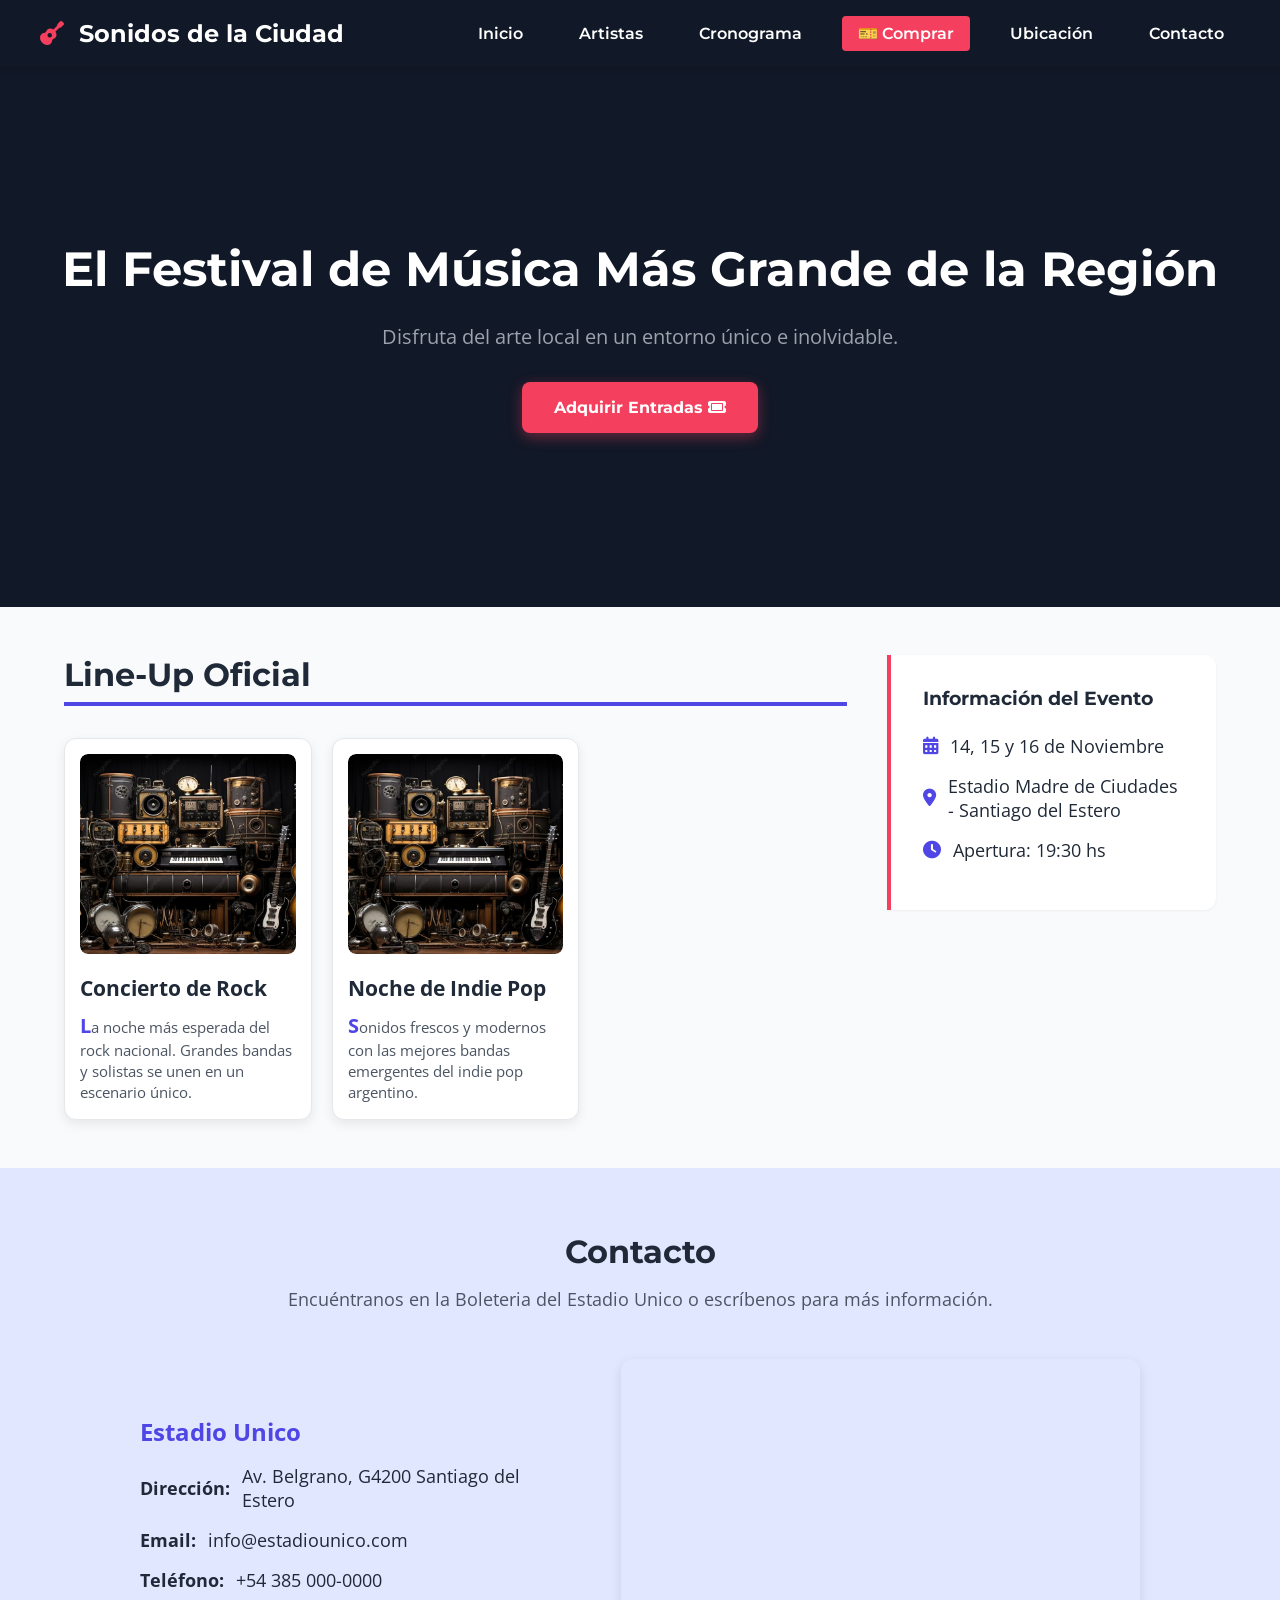
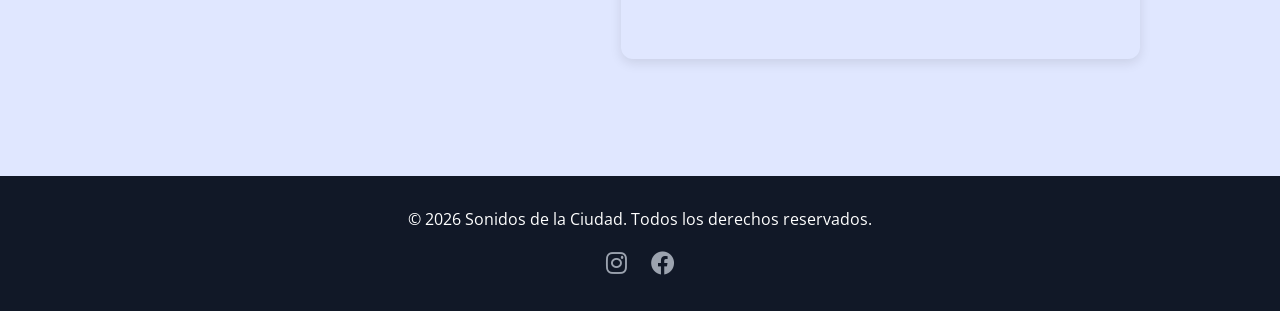
<file: TAP3/index.html>
<!DOCTYPE html>
<html lang="es">
<head>
    <meta charset="UTF-8">
    <meta name="viewport" content="width=device-width, initial-scale=1.0">
    <title>Sonidos de la Ciudad - Festival de Música Local</title>
    
    <link rel="preconnect" href="https://fonts.googleapis.com">
    <link rel="preconnect" href="https://fonts.gstatic.com" crossorigin>
    <link href="https://fonts.googleapis.com/css2?family=Montserrat:wght@400;700&family=Open+Sans:wght@400;600&display=swap" rel="stylesheet">
    
    <link rel="stylesheet" href="https://cdnjs.cloudflare.com/ajax/libs/font-awesome/6.0.0/css/all.min.css">
    
    <link rel="stylesheet" href="css/estilos.css">
</head>
<body>

    <header class="encabezado-navegacion">
        <div class="contenedor-menu">
            <div class="logotipo-festival">
                <i class="fa-solid fa-guitar"></i> Sonidos de la Ciudad
            </div>
            <nav class="enlaces-menu">
                <a href="#inicio" class="enlace-navegacion">Inicio</a>
                <a href="#artistas" class="enlace-navegacion">Artistas</a>
                <a href="cronograma.html" class="enlace-navegacion">Cronograma</a>
                <a href="compra.html" class="enlace-navegacion" style="background-color: var(--color-acento); border-radius: 4px;">🎫 Comprar</a>
                <a href="#contacto" class="enlace-navegacion">Ubicación</a>
                <a href="#contacto" class="enlace-navegacion">Contacto</a>
            </nav>
        </div>
    </header>

    <section id="inicio" class="seccion-bienvenida">
        <div class="bloque-presentacion">
            <h1 class="titulo-principal">El Festival de Música Más Grande de la Región</h1>
            <p class="subtitulo-festival">Disfruta del arte local en un entorno único e inolvidable.</p>
            <a href="compra.html" class="boton-accion">Adquirir Entradas <i class="fa-solid fa-ticket"></i></a>
        </div>
    </section>

  <div class="contenedor-principal">
        
        <main id="eventos" class="contenido-artistas">
            <section id="artistas" class="seccion-artistas">
            <h2 class="titulo-seccion">Line-Up Oficial</h2>
            
          
            <div id="contenedor-tarjetas" class="cuadrícula-artistas">
                <p>⏳ Cargando eventos...</p>
            </div>
              </section>
        </main>

      <aside class="barra-lateral">
    <h3 class="titulo-lateral">Información del Evento</h3>
    <ul class="lista-detalles">
        <!-- Datos fijos globales que reúnen a todos los elementos -->
        <li><i class="fa-solid fa-calendar-days"></i> 14, 15 y 16 de Noviembre</li>
        <li><i class="fa-solid fa-location-dot"></i> Estadio Madre de Ciudades - Santiago del Estero</li>
        <li><i class="fa-solid fa-clock"></i> Apertura: 19:30 hs</li>
    </ul>
</aside>

    </div>
    </div>

   <!-- SECCIÓN DE ENTRADAS COMENTADA
<section id="entradas" class="seccion-formulario">
    <div class="contenedor-formulario">
        <h2 class="titulo-formulario">Reserva tu Lugar</h2>
        <p class="descripcion-formulario">Completa los campos para recibir las novedades y accesos preferenciales.</p>
        
        <form action="#" method="POST" class="formulario-registro">
            <div class="campo-grupo">
                <label for="nombre-completo">Nombre Completo:</label>
                <input type="text" id="nombre-completo" name="nombre" placeholder="Ej: Jorgelina Campos" required>
            </div>
            
            <div class="campo-grupo">
                <label for="correo-electronico">Correo Electrónico:</label>
                <input type="email" id="correo-electronico" name="correo" placeholder="ejemplo@correo.com" required>
            </div>
            
            <div class="campo-grupo">
                <label for="cantidad-tickets">Cantidad de Entradas:</label>
                <input type="number" id="cantidad-tickets" name="cantidad" min="1" max="4" value="1" required>
            </div>
            
            <button type="submit" class="boton-enviar">Confirmar Reserva</button>
        </form>
    </div>
</section>
-->

<!-- CONTACTO -->
<section id="contacto" class="seccion-formulario">
    <div class="contenedor-principal" style="display: block; margin-top: 0;"> 
        
        <div style="text-align: center; margin-bottom: 3rem;">
            <h2 class="titulo-seccion" style="border: none; margin-bottom: 0.5rem;">Contacto</h2>
            <p class="descripcion-formulario" style="font-size: 1.1rem;">Encuéntranos en la Boleteria del Estadio Unico o escríbenos para más información.</p>
        </div>

        <div class="layout-contacto-magico">
            
            <div class="caja-texto-contacto">
                <h3 style="color: var(--color-secundario); font-size: 1.5rem; margin-bottom: 1rem;">Estadio Unico</h3>
                <ul class="lista-detalles" style="padding: 0;">
                    <li style="margin-bottom: 1rem;"><strong>Dirección:</strong> Av. Belgrano, G4200 Santiago del Estero</li>
                    <li style="margin-bottom: 1rem;"><strong>Email:</strong> info@estadiounico.com</li>
                    <li style="margin-bottom: 1rem;"><strong>Teléfono:</strong> +54 385 000-0000</li>
                </ul>
            </div>
            
            <div class="caja-mapa-contacto">
            <iframe src="https://www.google.com/maps/embed?pb=!1m18!1m12!1m3!1d3530.422485023004!2d-64.27354362473214!3d-27.765953576149094!2m3!1f0!2f0!3f0!3m2!1i1024!2i768!4f13.1!3m3!1m2!1s0x943b538809306767%3A0x6a147f14e2f77597!2sEstadio%20%C3%9Anico%20Madre%20de%20Ciudades.!5e0!3m2!1ses-419!2sar!4v1783708932775!5m2!1ses-419!2sar" width="600" height="450" style="border:0;" allowfullscreen="" loading="lazy" referrerpolicy="strict-origin-when-cross-origin"></iframe>   
            </div>
            
        </div>
    </div>
</section>

   <footer class="pie-pagina">
        <p>© 2026 Sonidos de la Ciudad. Todos los derechos reservados.</p>
        <div class="redes-sociales">
            <a href="#" class="enlace-red"><i class="fa-brands fa-instagram"></i></a>
            <a href="#" class="enlace-red"><i class="fa-brands fa-facebook"></i></a>
        </div>
    </footer>

    <script src="js/index.js"></script>
</body>
</html>
</file>
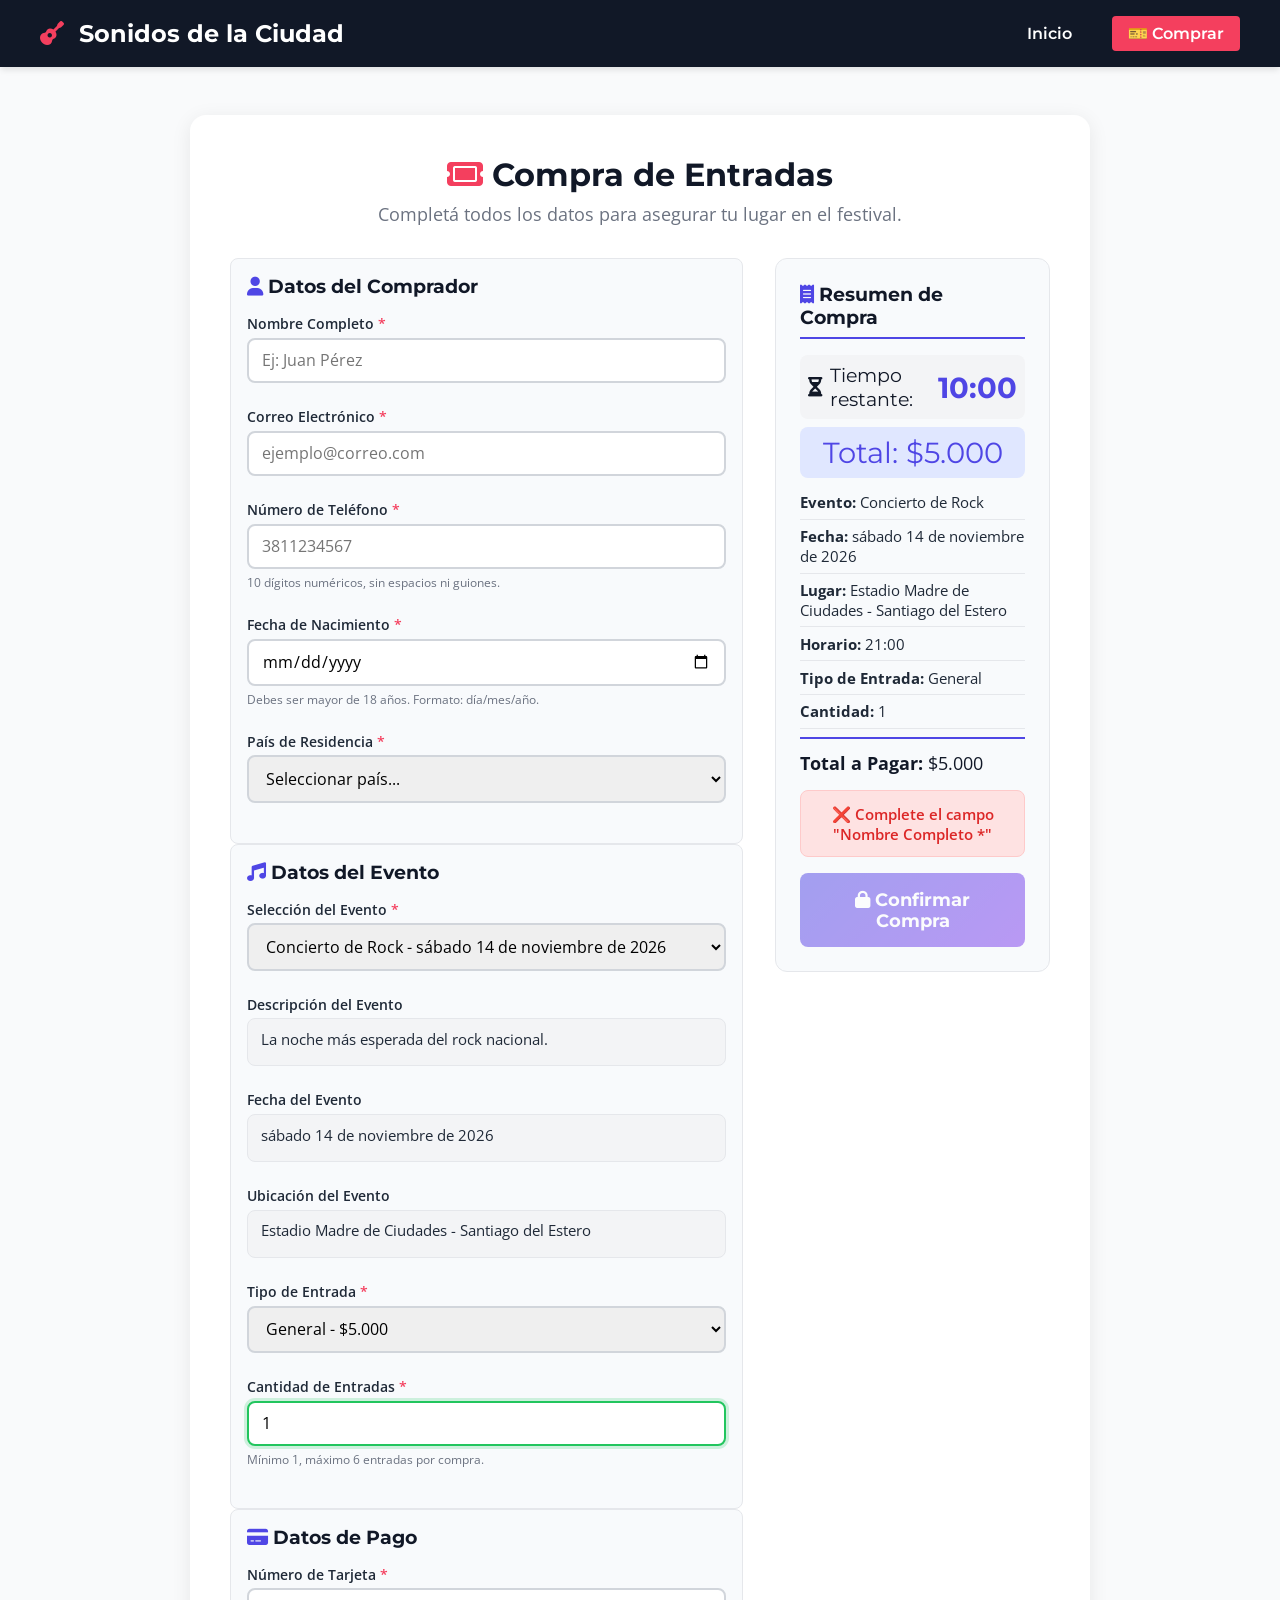
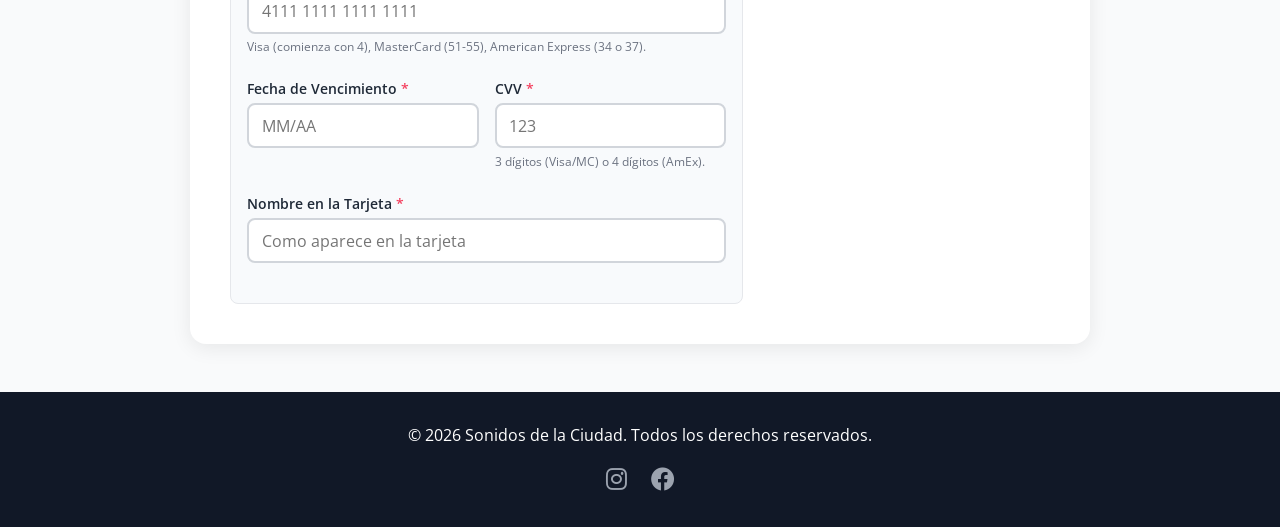
<file: TAP3/compra.html>
<!DOCTYPE html><html lang="es">
<head>
    <meta charset="UTF-8">
    <meta name="viewport" content="width=device-width, initial-scale=1.0">
    <title>Compra de Entradas - Sonidos de la Ciudad</title>
    
    <link rel="icon" type="image/x-icon" href="img/favicon.ico">
    <link rel="icon" type="image/png" sizes="32x32" href="img/favicon-32x32.png">
    
    <link rel="preconnect" href="https://fonts.googleapis.com">
    <link rel="preconnect" href="https://fonts.gstatic.com" crossorigin>
    <link href="https://fonts.googleapis.com/css2?family=Montserrat:wght@400;700&family=Open+Sans:wght@400;600&display=swap" rel="stylesheet">
    
    <link rel="stylesheet" href="https://cdnjs.cloudflare.com/ajax/libs/font-awesome/6.0.0/css/all.min.css">
    
    <link rel="stylesheet" href="css/estilos.css">
    <link rel="stylesheet" href="css/estilo_compra.css">
</head>
<body>
    <header class="encabezado-navegacion">
        <div class="contenedor-menu">
            <div class="logotipo-festival">
                <i class="fa-solid fa-guitar"></i> Sonidos de la Ciudad
            </div>
            <nav class="enlaces-menu">
                <a href="index.html" class="enlace-navegacion">Inicio</a>
                <a href="compra.html" class="enlace-navegacion" style="background-color: var(--color-acento); border-radius: 4px;">🎫 Comprar</a>
        </div>
    </header>

    <section class="seccion-compra">
        <div class="contenedor-compra">
            <h1 class="titulo-compra"><i class="fa-solid fa-ticket" style="color: var(--color-acento);"></i> Compra de Entradas</h1>
            <p class="subtitulo-compra">Completá todos los datos para asegurar tu lugar en el festival.</p>
            
            <div class="grid-compra">
                <!-- Columna Izquierda: Formulario -->
                <div class="columna-formulario">
                    <form id="formCompra" novalidate>
                        <!-- Datos del Comprador -->
                        <div style="background-color: #f8fafc; padding: 1rem; border-radius: 8px; border: 1px solid #e5e7eb;">
                            <h3 style="font-family: var(--fuente-titulos); color: var(--color-primario); margin-bottom: 1rem;">
                                <i class="fa-solid fa-user" style="color: var(--color-secundario);"></i> Datos del Comprador
                            </h3>
                            
                            <div class="campo-grupo">
                                <label for="nombre">Nombre Completo <span class="requerido">*</span></label>
                                <input type="text" id="nombre" name="nombre" placeholder="Ej: Juan Pérez" required>
                            </div>
                            
                            <div class="campo-grupo">
                                <label for="email">Correo Electrónico <span class="requerido">*</span></label>
                                <input type="email" id="email" name="email" placeholder="ejemplo@correo.com" required>
                            </div>
                            
                            <div class="campo-grupo">
                                <label for="telefono">Número de Teléfono <span class="requerido">*</span></label>
                                <input type="tel" id="telefono" name="telefono" placeholder="3811234567" maxlength="10" required>
                                <span class="ayuda">10 dígitos numéricos, sin espacios ni guiones.</span>
                            </div>
                            
                            <div class="campo-grupo">
                                <label for="fechaNacimiento">Fecha de Nacimiento <span class="requerido">*</span></label>
                                <input type="date" id="fechaNacimiento" name="fechaNacimiento" placeholder="dd/mm/yyyy" required>
                                <span class="ayuda">Debes ser mayor de 18 años. Formato: día/mes/año.</span>
                            </div>
                            
                            <div class="campo-grupo">
                                <label for="pais">País de Residencia <span class="requerido">*</span></label>
                                <select id="pais" name="pais" required>
                                    <option value="">Seleccionar país...</option>
                                </select>
                            </div>
                        </div>
                        
                        <!-- Datos del Evento -->
                        <div style="background-color: #f8fafc; padding: 1rem; border-radius: 8px; border: 1px solid #e5e7eb;">
                            <h3 style="font-family: var(--fuente-titulos); color: var(--color-primario); margin-bottom: 1rem;">
                                <i class="fa-solid fa-music" style="color: var(--color-secundario);"></i> Datos del Evento
                            </h3>
                            
                            <div class="campo-grupo">
                                <label for="evento">Selección del Evento <span class="requerido">*</span></label>
                                <select id="evento" name="evento" required>
                                    <option value="">Cargando eventos...</option>
                                </select>
                            </div>
                            
                            <div class="campo-grupo">
                                <label>Descripción del Evento</label>
                                <div class="campo-lectura" id="eventoDescripcion">Seleccione un evento para ver la descripción.</div>
                            </div>
                            
                            <div class="campo-grupo">
                                <label>Fecha del Evento</label>
                                <div class="campo-lectura" id="eventoFecha">-</div>
                            </div>
                            
                            <div class="campo-grupo">
                                <label>Ubicación del Evento</label>
                                <div class="campo-lectura" id="eventoUbicacion">-</div>
                            </div>
                            
                            <div class="campo-grupo">
                                <label for="tipoEntrada">Tipo de Entrada <span class="requerido">*</span></label>
                                <select id="tipoEntrada" name="tipoEntrada" required>
                                    <option value="General">General - $5.000</option>
                                    <option value="VIP">VIP - $12.000</option>
                                    <option value="Palco">Palco - $20.000</option>
                                </select>
                            </div>
                            
                            <div class="campo-grupo">
                                <label for="cantidad">Cantidad de Entradas <span class="requerido">*</span></label>
                                <input type="number" id="cantidad" name="cantidad" min="1" max="6" value="1" required>
                                <span class="ayuda">Mínimo 1, máximo 6 entradas por compra.</span>
                            </div>
                        </div>
                        
                        <!-- Datos de Pago -->
                        <div style="background-color: #f8fafc; padding: 1rem; border-radius: 8px; border: 1px solid #e5e7eb;">
                            <h3 style="font-family: var(--fuente-titulos); color: var(--color-primario); margin-bottom: 1rem;">
                                <i class="fa-solid fa-credit-card" style="color: var(--color-secundario);"></i> Datos de Pago
                            </h3>
                            
                            <div class="campo-grupo">
                                <label for="tarjeta">Número de Tarjeta <span class="requerido">*</span></label>
                                <input type="text" id="tarjeta" name="tarjeta" placeholder="4111 1111 1111 1111" maxlength="19" required>
                                <span class="ayuda">Visa (comienza con 4), MasterCard (51-55), American Express (34 o 37).</span>
                                <div id="logoTarjeta" class="logo-tarjeta"></div>
                            </div>
                            
                            <div style="display: grid; grid-template-columns: 1fr 1fr; gap: 1rem;">
                                <div class="campo-grupo">
                                    <label for="vencimiento">Fecha de Vencimiento <span class="requerido">*</span></label>
                                    <input type="text" id="vencimiento" name="vencimiento" placeholder="MM/AA" maxlength="5" required>
                                </div>
                                <div class="campo-grupo">
                                    <label for="cvv">CVV <span class="requerido">*</span></label>
                                    <input type="password" id="cvv" name="cvv" placeholder="123" maxlength="4" required>
                                    <span class="ayuda">3 dígitos (Visa/MC) o 4 dígitos (AmEx).</span>
                                </div>
                            </div>
                            
                            <div class="campo-grupo">
                                <label for="nombreTarjeta">Nombre en la Tarjeta <span class="requerido">*</span></label>
                                <input type="text" id="nombreTarjeta" name="nombreTarjeta" placeholder="Como aparece en la tarjeta" required>
                            </div>
                        </div>
                    </form>
                </div>
                
                <!-- Columna Derecha: Resumen y Total -->
                <div class="columna-resumen">
                    <h3><i class="fa-solid fa-receipt" style="color: var(--color-secundario);"></i> Resumen de Compra</h3>
                    
                    <div class="contador-tiempo">
                        <i class="fa-solid fa-hourglass-half"></i>
                        <span>Tiempo restante:</span>
                        <span class="numero" id="contadorTiempo">10:00</span>
                    </div>
                    
                    <div class="precio-total">
                        Total: <span id="precioTotal">$0</span>
                    </div>
                    
                    <div id="resumenCompra">
                        <p class="resumen-vacio">Seleccione un evento y cantidad para ver el resumen.</p>
                    </div>
                    
                    <div id="mensajeEstado" class="mensaje-estado info">
                        ⏳ Complete todos los campos para habilitar la compra.
                    </div>
                    
                    <button type="submit" form="formCompra" id="btnSubmit" class="boton-confirmar" disabled>
                        <i class="fa-solid fa-lock"></i> Confirmar Compra
                    </button>
                </div>
            </div>
        </div>
    </section>

    <footer class="pie-pagina">
        <p>&copy; 2026 Sonidos de la Ciudad. Todos los derechos reservados.</p>
        <div class="redes-sociales">
            <a href="#" class="enlace-red"><i class="fa-brands fa-instagram"></i></a>
            <a href="#" class="enlace-red"><i class="fa-brands fa-facebook"></i></a>
        </div>
    </footer>

    <script src="js/compra.js"></script>
    <script src="js/paises.js"></script>
</body>
</html>
</file>
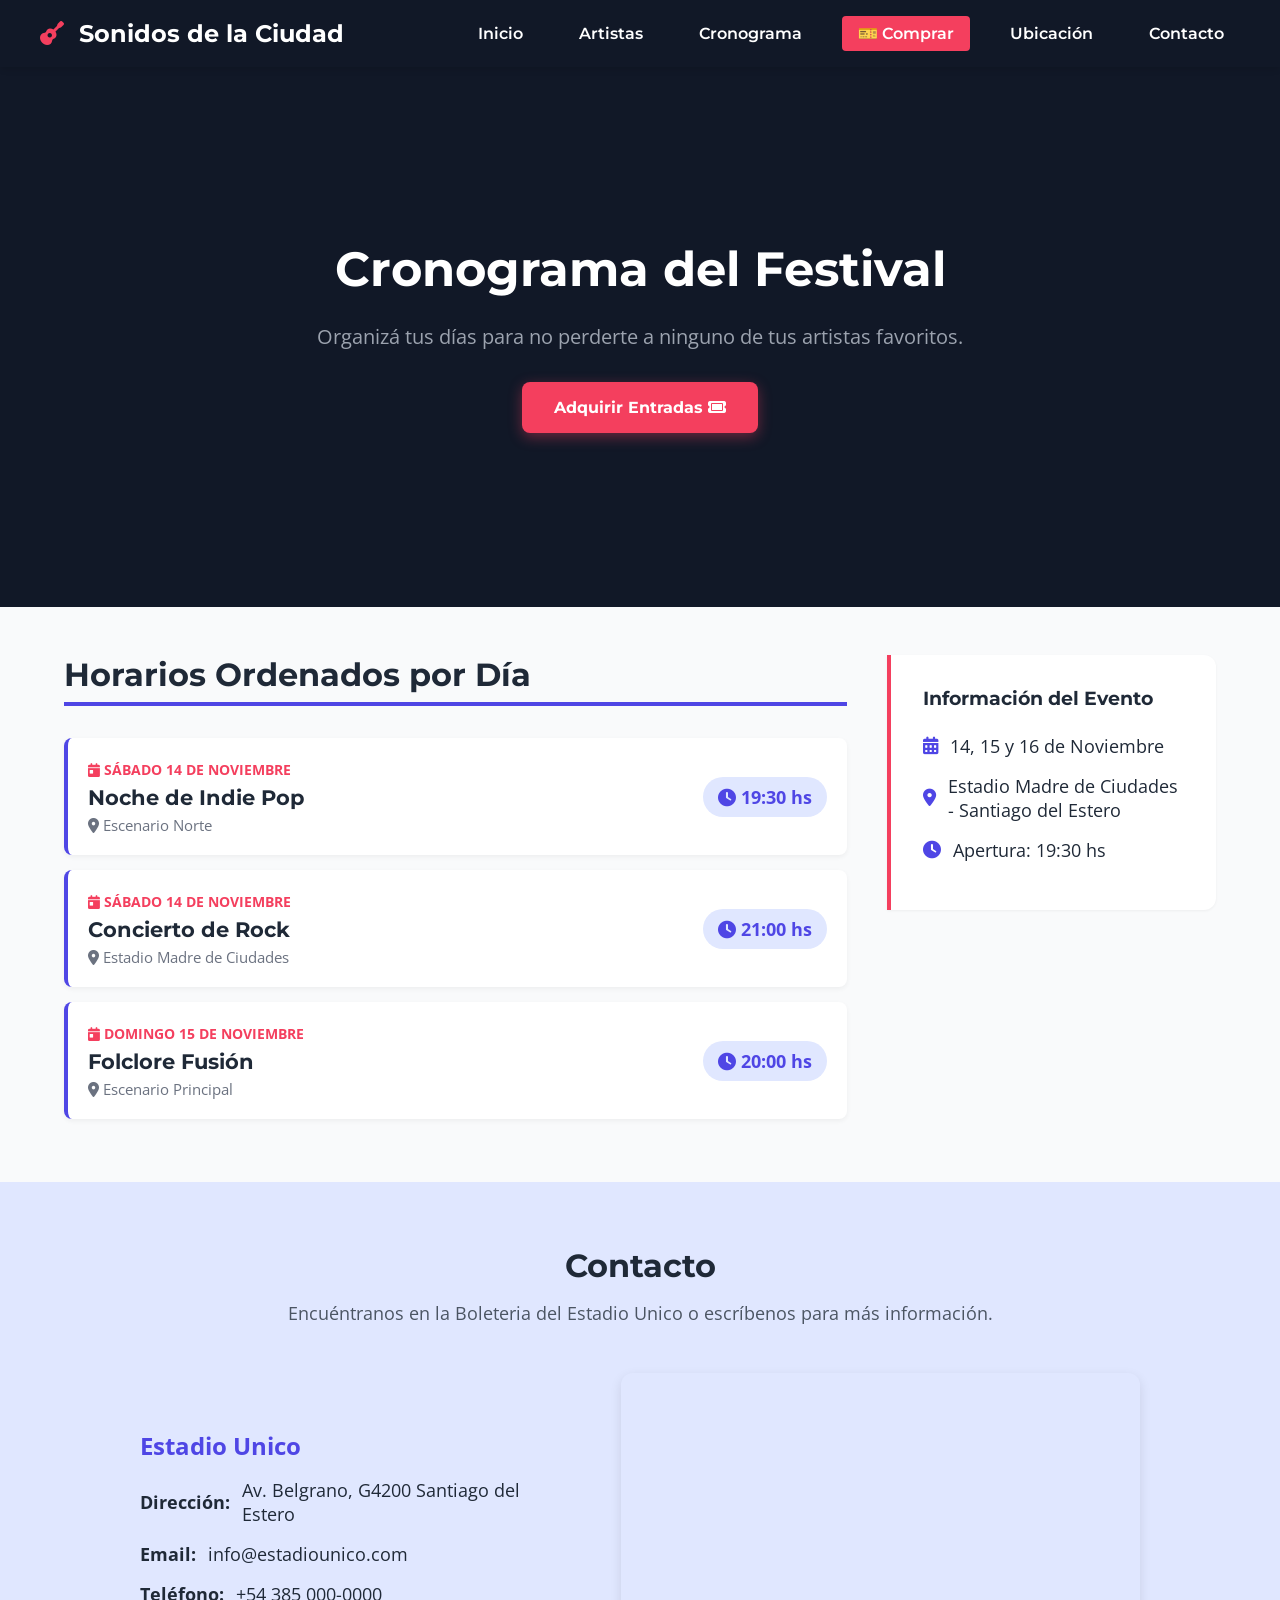
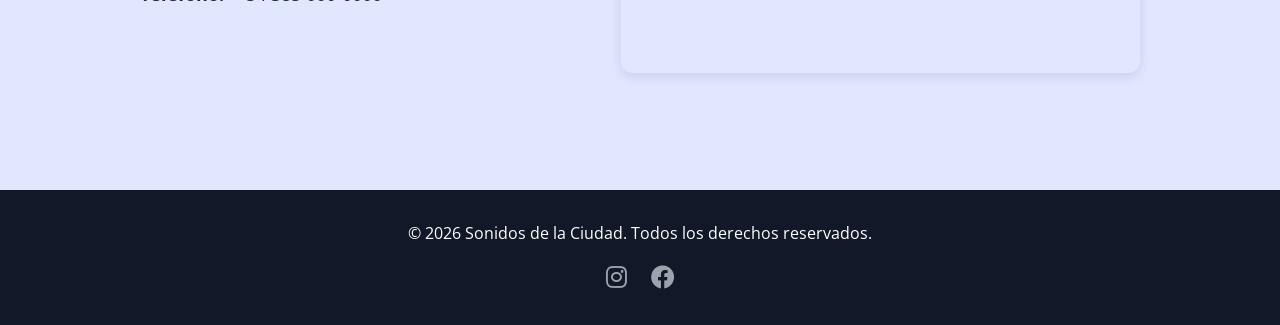
<file: TAP3/cronograma.html>
<!DOCTYPE html>
<html lang="es">
<head>
    <meta charset="UTF-8">
    <meta name="viewport" content="width=device-width, initial-scale=1.0">
    <title>Sonidos de la Ciudad - Cronograma</title>
    
    <link rel="preconnect" href="https://fonts.googleapis.com">
    <link rel="preconnect" href="https://fonts.gstatic.com" crossorigin>
    <link href="https://fonts.googleapis.com/css2?family=Montserrat:wght@400;700&family=Open+Sans:wght@400;600&display=swap" rel="stylesheet">
    
    <link rel="stylesheet" href="https://cdnjs.cloudflare.com/ajax/libs/font-awesome/6.0.0/css/all.min.css">
    
    <link rel="stylesheet" href="css/estilos.css">
</head>
<body>

    <header class="encabezado-navegacion">
        <div class="contenedor-menu">
            <div class="logotipo-festival">
                <i class="fa-solid fa-guitar"></i> Sonidos de la Ciudad
            </div>
            <nav class="enlaces-menu">
                <a href="index.html" class="enlace-navegacion">Inicio</a>
                <a href="index.html" class="enlace-navegacion">Artistas</a>
                <a href="cronograma.html" class="enlace-navegacion activo">Cronograma</a>
                <a href="compra.html" class="enlace-navegacion" style="background-color: var(--color-acento); border-radius: 4px;">🎫 Comprar</a>
                <a href="#contacto" class="enlace-navegacion">Ubicación</a>
                <a href="#contacto" class="enlace-navegacion">Contacto</a>
            </nav>
        </div>
    </header>

    <section id="inicio" class="seccion-bienvenida">
        <div class="bloque-presentacion">
            <h1 class="titulo-principal">Cronograma del Festival</h1>
            <p class="subtitulo-festival">Organizá tus días para no perderte a ninguno de tus artistas favoritos.</p>
            <a href="compra.html" class="boton-accion">Adquirir Entradas <i class="fa-solid fa-ticket"></i></a>
        </div>
    </section>

    <div class="contenedor-principal">
        
        <main id="eventos" class="contenido-artistas">
            <section class="seccion-artistas">
                <h2 class="titulo-seccion">Horarios Ordenados por Día</h2>
                
                <!-- Aquí el JS inyectará la lista ordenada de eventos -->
                <div id="contenedor-cronograma">
                    <p>⏳ Cargando los horarios del festival...</p>
                </div>
            </section>
        </main>

        <aside class="barra-lateral">
            <h3 class="titulo-lateral">Información del Evento</h3>
            <ul class="lista-detalles">
                <li><i class="fa-solid fa-calendar-days"></i> 14, 15 y 16 de Noviembre</li>
                <li><i class="fa-solid fa-location-dot"></i> Estadio Madre de Ciudades - Santiago del Estero</li>
                <li><i class="fa-solid fa-clock"></i> Apertura: 19:30 hs</li>
            </ul>
        </aside>

    </div>

    <!-- CONTACTO -->
    <section id="contacto" class="seccion-formulario">
        <div class="contenedor-principal" style="display: block; margin-top: 0;"> 
            <div style="text-align: center; margin-bottom: 3rem;">
                <h2 class="titulo-seccion" style="border: none; margin-bottom: 0.5rem;">Contacto</h2>
                <p class="descripcion-formulario" style="font-size: 1.1rem;">Encuéntranos en la Boleteria del Estadio Unico o escríbenos para más información.</p>
            </div>

            <div class="layout-contacto-magico">
                <div class="caja-texto-contacto">
                    <h3 style="color: var(--color-secundario); font-size: 1.5rem; margin-bottom: 1rem;">Estadio Unico</h3>
                    <ul class="lista-detalles" style="padding: 0;">
                        <li style="margin-bottom: 1rem;"><strong>Dirección:</strong> Av. Belgrano, G4200 Santiago del Estero</li>
                        <li style="margin-bottom: 1rem;"><strong>Email:</strong> info@estadiounico.com</li>
                        <li style="margin-bottom: 1rem;"><strong>Teléfono:</strong> +54 385 000-0000</li>
                    </ul>
                </div>
                <div class="caja-mapa-contacto">
                    <iframe src="https://www.google.com/maps/embed?pb=!1m18!1m12!1m3!1d3530.422485023004!2d-64.27354362473214!3d-27.765953576149094!2m3!1f0!2f0!3f0!3m2!1i1024!2i768!4f13.1!3m3!1m2!1s0x943b538809306767%3A0x6a147f14e2f77597!2sEstadio%20%C3%9Anico%20Madre%20de%20Ciudades.!5e0!3m2!1ses-419!2sar!4v1783708932775!5m2!1ses-419!2sar" width="600" height="450" style="border:0;" allowfullscreen="" loading="lazy" referrerpolicy="strict-origin-when-cross-origin"></iframe>   
                </div>
            </div>
        </div>
    </section>

    <footer class="pie-pagina">
        <p>© 2026 Sonidos de la Ciudad. Todos los derechos reservados.</p>
        <div class="redes-sociales">
            <a href="#" class="enlace-red"><i class="fa-brands fa-instagram"></i></a>
            <a href="#" class="enlace-red"><i class="fa-brands fa-facebook"></i></a>
        </div>
    </footer>

    <!-- Script exclusivo para procesar el orden del cronograma -->
    <script src="js/cronograma.js"></script>
</body>
</html>
</file>
<file: TAP3/css/estilos.css>
* {
    margin: 0;
    padding: 0;
    box-sizing: border-box;
}

:root {
    --fuente-titulos: 'Montserrat', sans-serif;
    --fuente-cuerpo: 'Open Sans', sans-serif;
    

    --color-primario: #111827;     /* Azul oscuro profundo */
    --color-secundario: #4f46e5;   /* Índigo / Violeta vibrante */
    --color-acento: #f43f5e;       /* Rosado fucsia festivalero */
    --color-fondo-claro: #f9fafb;  /* Gris blanquecino suave */
    --color-texto-oscuro: #1f2937; /* Gris oscuro para lectura */
    --color-texto-claro: #ffffff;  /* Blanco puro */
}

html {
    font-size: 16px; 
    font-family: var(--fuente-cuerpo);
    scroll-behavior: smooth;
    background-color: var(--color-fondo-claro);
    color: var(--color-texto-oscuro);
}


.encabezado-navegacion {
    position: -webkit-sticky;
    position: sticky;
    top: 0;
    width: 100%;
    background-color: var(--color-primario);
    padding: 1rem 2rem;
    z-index: 1000;
    box-shadow: 0 4px 6px -1px rgba(0, 0, 0, 0.1);
}

.contenedor-menu {
    max-width: 1200px;
    margin: 0 auto;
    display: flex;
    justify-content: space-between;
    align-items: center;
}

.logotipo-festival {
    font-family: var(--fuente-titulos);
    font-size: 1.5rem;
    font-weight: 700;
    color: var(--color-texto-claro);
}

.logotipo-festival i {
    color: var(--color-acento);
    margin-right: 0.5rem;
}

.enlaces-menu {
    display: flex;
    gap: 1.5rem;
}


.enlace-navegacion {
    font-family: var(--fuente-titulos);
    color: var(--color-texto-claro);
    text-decoration: none;
    font-weight: 600;
    font-size: 1rem;
    padding: 0.5rem 1rem;
    border-radius: 4px;
    transition: background-color 0.3s ease, color 0.3s ease;
}


.enlace-navegacion:hover {
    background-color: var(--color-secundario);
    color: var(--color-texto-claro);
}

.seccion-bienvenida {
    background-color: var(--color-primario);
    min-height: 60vh;
    display: flex;
    justify-content: center;
    align-items: center;
    text-align: center;
    padding: 2rem;
}

.titulo-principal {
    font-family: var(--fuente-titulos);
    font-size: 3rem;
    color: var(--color-texto-claro);
    margin-bottom: 1.5rem;
    line-height: 1.2;
}

.subtitulo-festival {
    font-size: 1.25rem;
    color: #9ca3af;
    margin-bottom: 2rem;
}


.boton-accion {
    display: inline-block;
    font-family: var(--fuente-titulos);
    background-color: var(--color-acento);
    color: var(--color-texto-claro);
    text-decoration: none;
    padding: 1rem 2rem;
    font-weight: 700;
    border-radius: 8px;
    box-shadow: 0 4px 14px rgba(244, 63, 94, 0.4);
    transition: transform 0.2s ease, background-color 0.2s ease;
}

.boton-accion:hover {
    background-color: #e11d48;
    transform: scale(1.05); 
}

/* Contenedor Principal en Escritorio */
.contenedor-principal {
    max-width: 1200px;
    margin: 3rem auto;
    padding: 0 1.5rem;
    display: flex;
    gap: 2.5rem;
}

.contenido-artistas {
    flex: 3;
}

.titulo-seccion {
    font-family: var(--fuente-titulos);
    font-size: 2rem;
    margin-bottom: 2rem;
    border-bottom: 4px solid var(--color-secundario);
    padding-bottom: 0.5rem;
}


.cuadrícula-artistas h3 + p::first-letter {
    font-size: 1.3em;
    font-weight: bold;
    color: var(--color-secundario);
}

.cuadrícula-artistas {
    display: flex;
    gap: 2rem;
}


.tarjeta-artista {
    background-color: var(--color-texto-claro);
    border: 1px solid #e5e7eb;
    border-radius: 12px;
    padding: 1.5rem;
    flex: 1;
    box-shadow: 0 1px 3px rgba(0,0,0,0.05);
    transition: transform 0.3s cubic-bezier(0.25, 0.8, 0.25, 1), box-shadow 0.3s ease;
}

.tarjeta-artista:hover {
    transform: translateY(-8px); 
    box-shadow: 0 10px 20px rgba(0,0,0,0.1);
}

.contenedor-imagen-artista {
    background-color: #f3f4f6;
    height: 150px;
    border-radius: 8px;
    display: flex;
    justify-content: center;
    align-items: center;
    margin-bottom: 1rem;
}

.en-reemplazo-imagen {
    font-size: 3rem;
    color: #9ca3af;
}


.barra-lateral {
    flex: 1;
    background-color: var(--color-texto-claro);
    border-left: 4px solid var(--color-acento);
    padding: 2rem;
    border-radius: 0 12px 12px 0;
    height: fit-content;
    box-shadow: 0 1px 3px rgba(0,0,0,0.05);
}

.titulo-lateral {
    font-family: var(--fuente-titulos);
    margin-bottom: 1.5rem;
}

.lista-detalles {
    list-style: none;
}

.lista-detalles li {
    margin-bottom: 1rem;
    display: flex;
    align-items: center;
    gap: 0.75rem;
    font-size: 1.1rem;
}

.lista-detalles li i {
    color: var(--color-secundario);
}

/* formulario */
.seccion-formulario {
    background-color: #e0e7ff;
    padding: 4rem 1.5rem;
}

.contenedor-formulario {
    max-width: 600px;
    margin: 0 auto;
    background-color: var(--color-texto-claro);
    padding: 2.5rem;
    border-radius: 16px;
    box-shadow: 0 4px 6px -1px rgba(0,0,0,0.05);
}

.titulo-formulario {
    font-family: var(--fuente-titulos);
    text-align: center;
    margin-bottom: 0.5rem;
}

.descripcion-formulario {
    text-align: center;
    color: #4b5563;
    margin-bottom: 2rem;
}

.campo-grupo {
    display: flex;
    flex-direction: column;
    gap: 0.5rem;
    margin-bottom: 1.5rem;
}

.campo-grupo label {
    font-weight: 600;
}

.campo-grupo input {
    padding: 0.75rem;
    border: 1px solid #d1d5db;
    border-radius: 6px;
    font-size: 1rem;
}


.boton-enviar {
    width: 100%;
    background-color: var(--color-secundario);
    color: var(--color-texto-claro);
    padding: 1rem;
    border: none;
    border-radius: 6px;
    font-family: var(--fuente-titulos);
    font-weight: 700;
    font-size: 1rem;
    cursor: pointer;
    transition: background-color 0.2s ease;
}

.boton-enviar:active {
    transform: rotate(0.5deg); 
}

.pie-pagina {
    background-color: var(--color-primario);
    color: var(--color-texto-claro);
    text-align: center;
    padding: 2rem;
}

.redes-sociales {
    margin-top: 1rem;
    display: flex;
    justify-content: center;
    gap: 1.5rem;
}

.enlace-red {
    color: #9ca3af;
    font-size: 1.5rem;
    transition: color 0.2s ease;
}

.enlace-red:hover {
    color: var(--color-acento);
}

/* MEDIA QUERIES */


@media (max-width: 992px) {
    .titulo-principal {
        font-size: 2.5rem;
    }
    
    .contenedor-principal {
        flex-direction: column; 
        gap: 2rem;
    }
    
    .barra-lateral {
        border-left: none;
        border-top: 4px solid var(--color-acento);
        border-radius: 0 0 12px 12px;
    }
}


@media (max-width: 600px) {
    html {
        font-size: 14px; 
    }
    
    .contenedor-menu {
        flex-direction: column;
        gap: 1rem;
    }
    
    .titulo-principal {
        font-size: 2rem;
    }
    
    .cuadrícula-artistas {
        flex-direction: column; 
    }
    
    
    .barra-lateral {
        display: none;
    }
}

@media (min-width: 1200px) {
    .contenedor-menu, .contenedor-principal {
        width: 1200px;
    }
}


.imagen-artista {
    width: 100%;
    height: 100%;
    object-fit: cover; 
    border-radius: 8px;
}


.layout-contacto-magico {
    display: flex;
    flex-wrap: wrap; 
    gap: 3rem;
    align-items: center; 
    max-width: 1000px;
    margin: 0 auto;
}

.caja-texto-contacto {
    flex: 1; 
    min-width: 300px; 
}

.caja-mapa-contacto {
    flex: 1.2; 
    min-width: 300px;
    width: 100%;
}

.caja-mapa-contacto iframe {
    width: 100%;
    height: 300px;
    border: none;
    border-radius: 12px;
    box-shadow: 0 4px 12px rgba(0,0,0,0.1);
}


.cuadrícula-artistas {
    display: grid !important;
    grid-template-columns: repeat(3, minmax(0, 1fr)) !important; 
    gap: 20px !important; 
    width: 100% !important;
}


.tarjeta-artista {
    display: flex;
    flex-direction: column;
    height: 100%; 
    background: #ffffff;
    border-radius: 12px;
    box-shadow: 0 4px 12px rgba(0, 0, 0, 0.08); 
    padding: 15px;
    box-sizing: border-box;
}


.contenedor-imagen-artista {
    width: 100%;
    height: 200px; 
    overflow: hidden;
    border-radius: 8px;
    margin-bottom: 15px;
}

.imagen-artista {
    width: 100%;
    height: 100%;
    object-fit: cover; 
}


.tarjeta-artista h3 {
    margin: 5px 0 10px 0;
    font-size: 1.3rem;
    color: #1f2937;
}

.tarjeta-artista p {
    font-size: 0.95rem;
    color: #4b5563;
    line-height: 1.4;
    margin: 0;
}


@media (max-width: 768px) {
    .cuadrícula-artistas {
        grid-template-columns: 1fr !important;
    }
}
</file>
<file: TAP3/css/estilo_compra.css>
.seccion-compra {
    padding: 3rem 1.5rem;
    background-color: var(--color-fondo-claro);
}

.contenedor-compra {
    max-width: 900px;
    margin: 0 auto;
    background-color: var(--color-texto-claro);
    border-radius: 16px;
    padding: 2.5rem;
    box-shadow: 0 4px 20px rgba(0,0,0,0.08);
}

.titulo-compra {
    font-family: var(--fuente-titulos);
    font-size: 2rem;
    color: var(--color-primario);
    text-align: center;
    margin-bottom: 0.5rem;
}

.subtitulo-compra {
    text-align: center;
    color: #6b7280;
    margin-bottom: 2rem;
    font-size: 1.1rem;
}

.grid-compra {
    display: grid;
    grid-template-columns: 1fr 1fr;
    gap: 2rem;
}

@media (max-width: 768px) {
    .grid-compra {
grid-template-columns: 1fr;
    }
}

.columna-formulario {
    display: flex;
    flex-direction: column;
    gap: 1.5rem;
}

.columna-resumen {
    background-color: #f8fafc;
    border-radius: 12px;
    padding: 1.5rem;
    border: 1px solid #e5e7eb;
    position: sticky;
    top: 100px;
    height: fit-content;
}

.columna-resumen h3 {
    font-family: var(--fuente-titulos);
    margin-bottom: 1rem;
    color: var(--color-primario);
    border-bottom: 2px solid var(--color-secundario);
    padding-bottom: 0.5rem;
}

.campo-grupo {
    display: flex;
    flex-direction: column;
    gap: 0.3rem;
}

.campo-grupo label {
    font-weight: 600;
    font-size: 0.9rem;
    color: var(--color-texto-oscuro);
}

.campo-grupo label .requerido {
    color: var(--color-acento);
}

.campo-grupo input,
.campo-grupo select {
    padding: 0.6rem 0.8rem;
    border: 2px solid #d1d5db;
    border-radius: 8px;
    font-size: 1rem;
    transition: border-color 0.3s ease, box-shadow 0.3s ease;
    font-family: var(--fuente-cuerpo);
}

.campo-grupo input:focus,
.campo-grupo select:focus {
    outline: none;
    border-color: var(--color-secundario);
    box-shadow: 0 0 0 3px rgba(79, 70, 229, 0.2);
}

.campo-grupo input.valido {
    border-color: #22c55e;
    box-shadow: 0 0 0 3px rgba(34, 197, 94, 0.2);
}

.campo-grupo input.invalido {
    border-color: #f43f5e;
    box-shadow: 0 0 0 3px rgba(244, 63, 94, 0.2);
}

.campo-grupo select.valido {
    border-color: #22c55e;
}

.campo-grupo select.invalido {
    border-color: #f43f5e;
}

.campo-grupo input[readonly] {
    background-color: #f3f4f6;
    cursor: default;
}

.mensaje-validacion {
    font-size: 0.8rem;
    margin-top: 0.2rem;
}

.mensaje-validacion.error {
    color: #f43f5e;
}

.mensaje-validacion.exito {
    color: #22c55e;
}

.campo-lectura {
    background-color: #f3f4f6;
    padding: 0.6rem 0.8rem;
    border-radius: 8px;
    border: 1px solid #e5e7eb;
    font-size: 0.95rem;
    color: var(--color-texto-oscuro);
    min-height: 3rem;
}

.campo-lectura p {
    margin: 0.2rem 0;
}

.campo-lectura .etiqueta {
    font-weight: 600;
    color: var(--color-primario);
}

.precio-total {
    font-family: var(--fuente-titulos);
    font-size: 1.8rem;
    color: var(--color-secundario);
    text-align: center;
    padding: 0.5rem;
    background-color: #e0e7ff;
    border-radius: 8px;
    margin: 0.5rem 0;
}

.resumen-item {
    padding: 0.4rem 0;
    border-bottom: 1px solid #e5e7eb;
    font-size: 0.95rem;
}

.resumen-item.total {
    border-bottom: none;
    font-size: 1.1rem;
    padding-top: 0.8rem;
    margin-top: 0.5rem;
    border-top: 2px solid var(--color-secundario);
    color: var(--color-primario);
}

.resumen-vacio {
    color: #9ca3af;
    text-align: center;
    padding: 1rem 0;
}

.mensaje-estado {
    padding: 0.8rem 1rem;
    border-radius: 8px;
    text-align: center;
    font-weight: 600;
    font-size: 0.95rem;
    margin: 0.5rem 0;
}

.mensaje-estado.error {
    background-color: #fee2e2;
    color: #dc2626;
    border: 1px solid #fecaca;
}

.mensaje-estado.exito {
    background-color: #dcfce7;
    color: #16a34a;
    border: 1px solid #bbf7d0;
}

.mensaje-estado.info {
    background-color: #dbeafe;
    color: #2563eb;
    border: 1px solid #bfdbfe;
}

.boton-confirmar {
    width: 100%;
    padding: 1rem;
    background: linear-gradient(135deg, var(--color-secundario), #7c3aed);
    color: var(--color-texto-claro);
    border: none;
    border-radius: 8px;
    font-family: var(--fuente-titulos);
    font-weight: 700;
    font-size: 1.1rem;
    cursor: pointer;
    transition: transform 0.2s ease, box-shadow 0.2s ease;
    margin-top: 0.5rem;
}

.boton-confirmar:hover:not(:disabled) {
    transform: translateY(-2px);
    box-shadow: 0 4px 14px rgba(79, 70, 229, 0.4);
}

.boton-confirmar:disabled {
    opacity: 0.5;
    cursor: not-allowed;
    transform: none;
}

.contador-tiempo {
    display: flex;
    align-items: center;
    justify-content: center;
    gap: 0.5rem;
    font-family: var(--fuente-titulos);
    font-size: 1.2rem;
    color: var(--color-primario);
    padding: 0.5rem;
    background-color: #f3f4f6;
    border-radius: 8px;
    margin: 0.5rem 0;
}

.contador-tiempo .numero {
    font-size: 1.8rem;
    font-weight: 700;
    color: var(--color-secundario);
}

.logo-tarjeta {
    display: none;
    text-align: center;
    padding: 0.3rem;
    margin-top: 0.2rem;
}

.confirmacion-compra {
    text-align: center;
    padding: 1rem;
}

.confirmacion-compra h3 {
    font-family: var(--fuente-titulos);
    color: var(--color-primario);
    margin: 0.5rem 0;
}

.confirmacion-compra p {
    margin: 0.3rem 0;
}

.campo-grupo .ayuda {
    font-size: 0.75rem;
    color: #6b7280;
}

@media (max-width: 600px) {
    .contenedor-compra {
padding: 1.5rem;
    }
    
    .titulo-compra {
font-size: 1.5rem;
    }
    
    .precio-total {
font-size: 1.4rem;
    }
    
    .columna-resumen {
position: static;
    }
}
</file>
